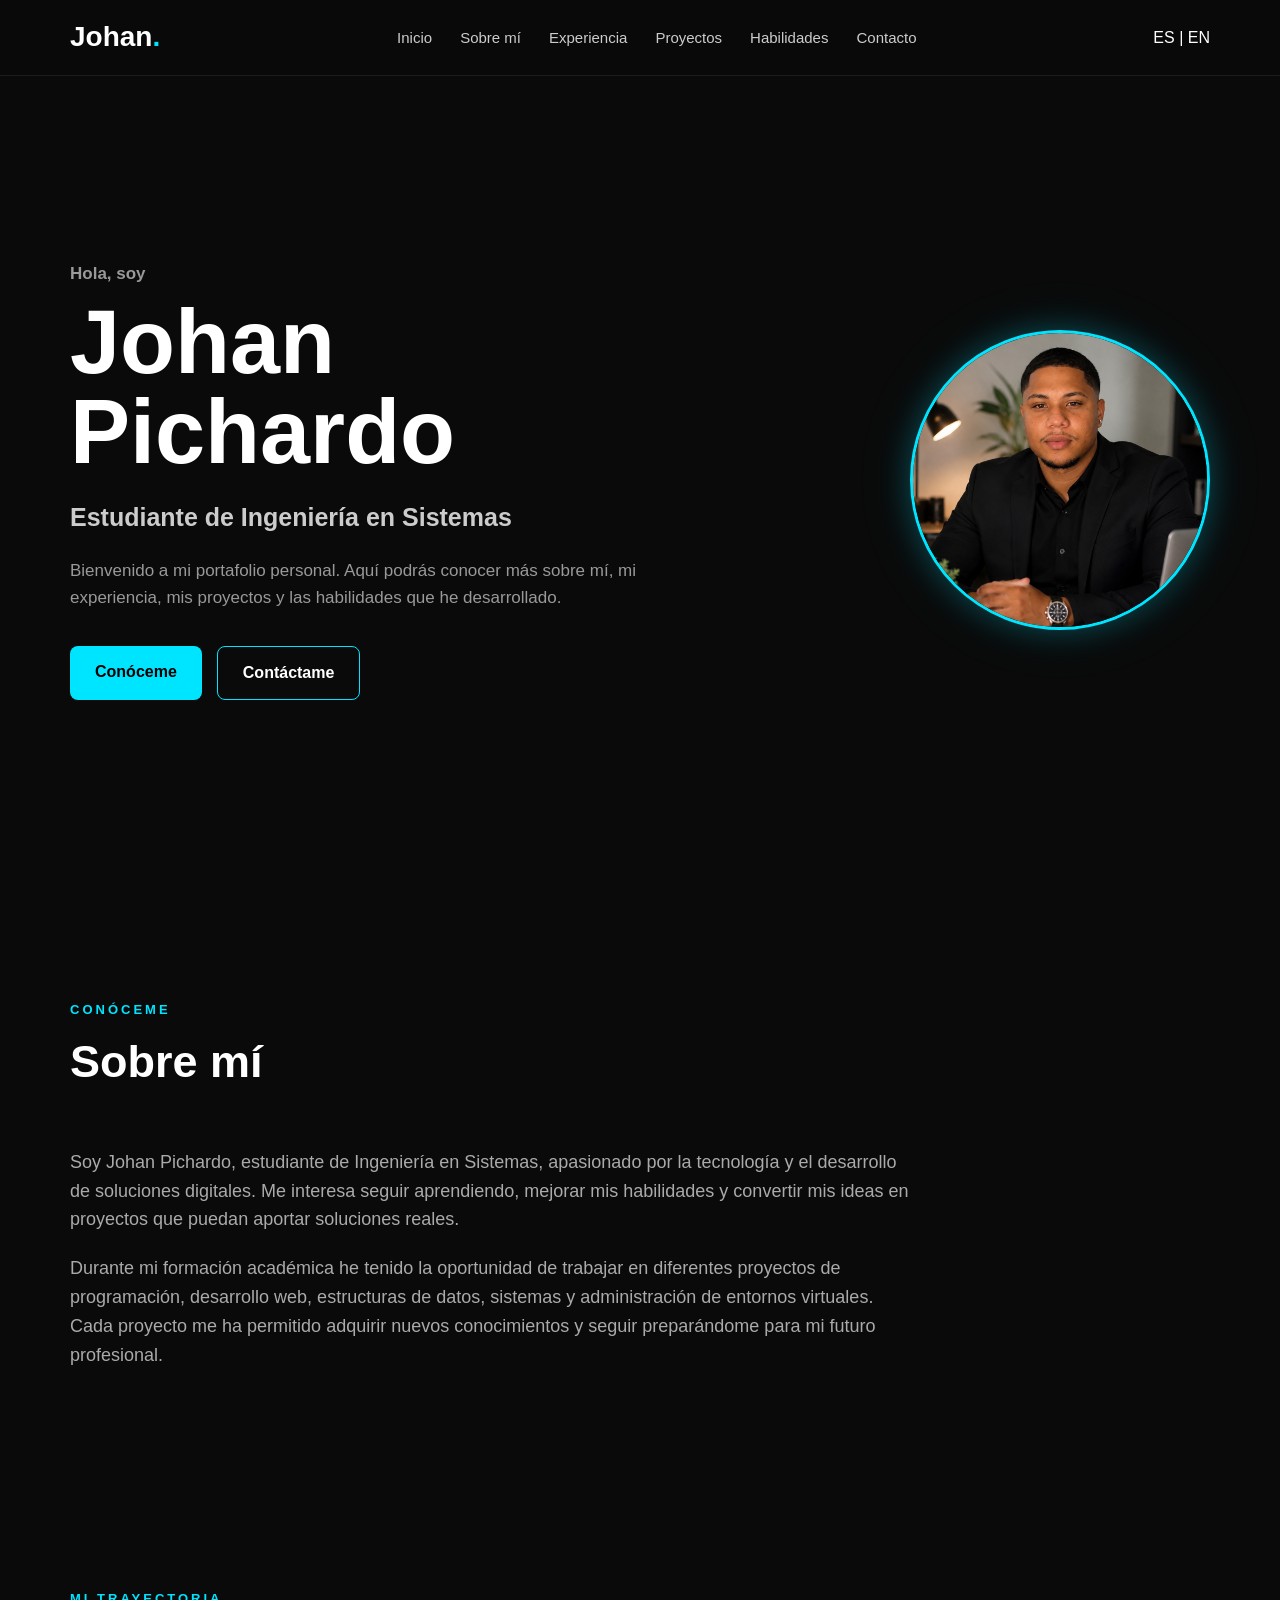
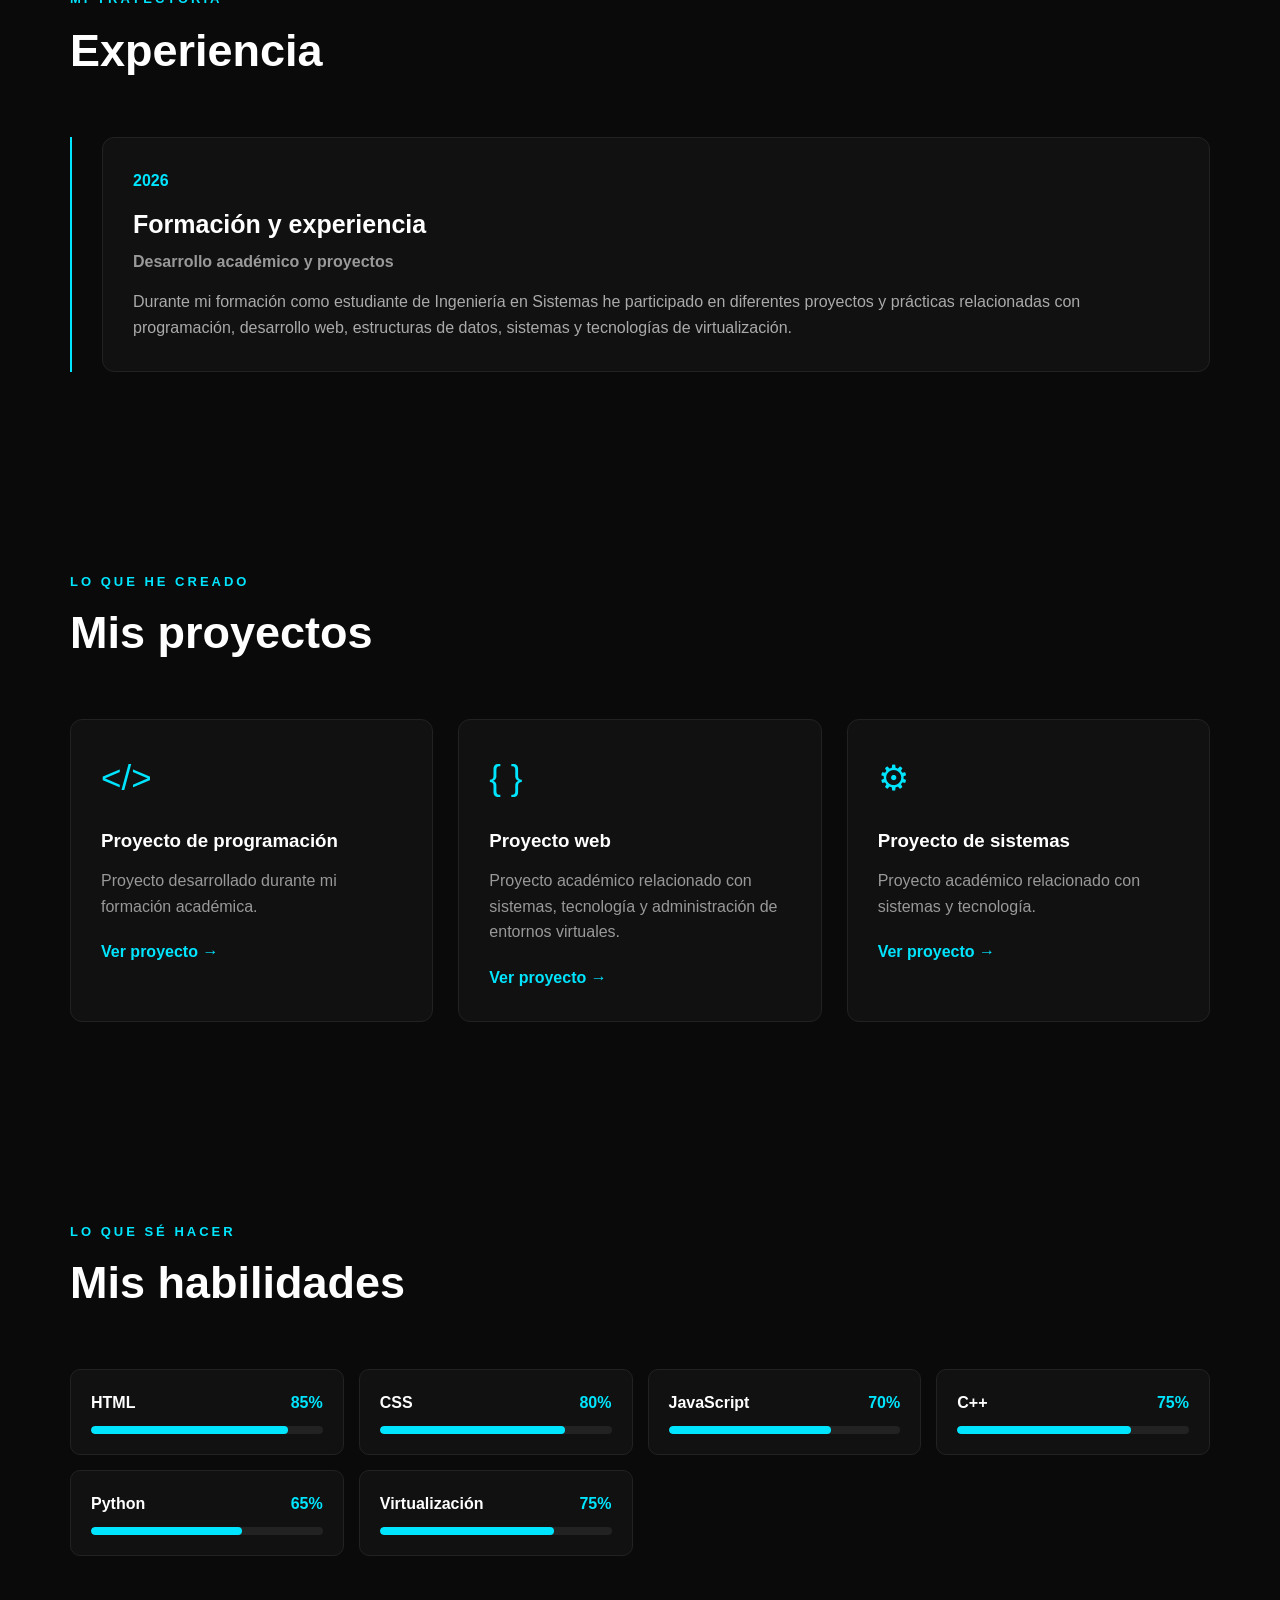
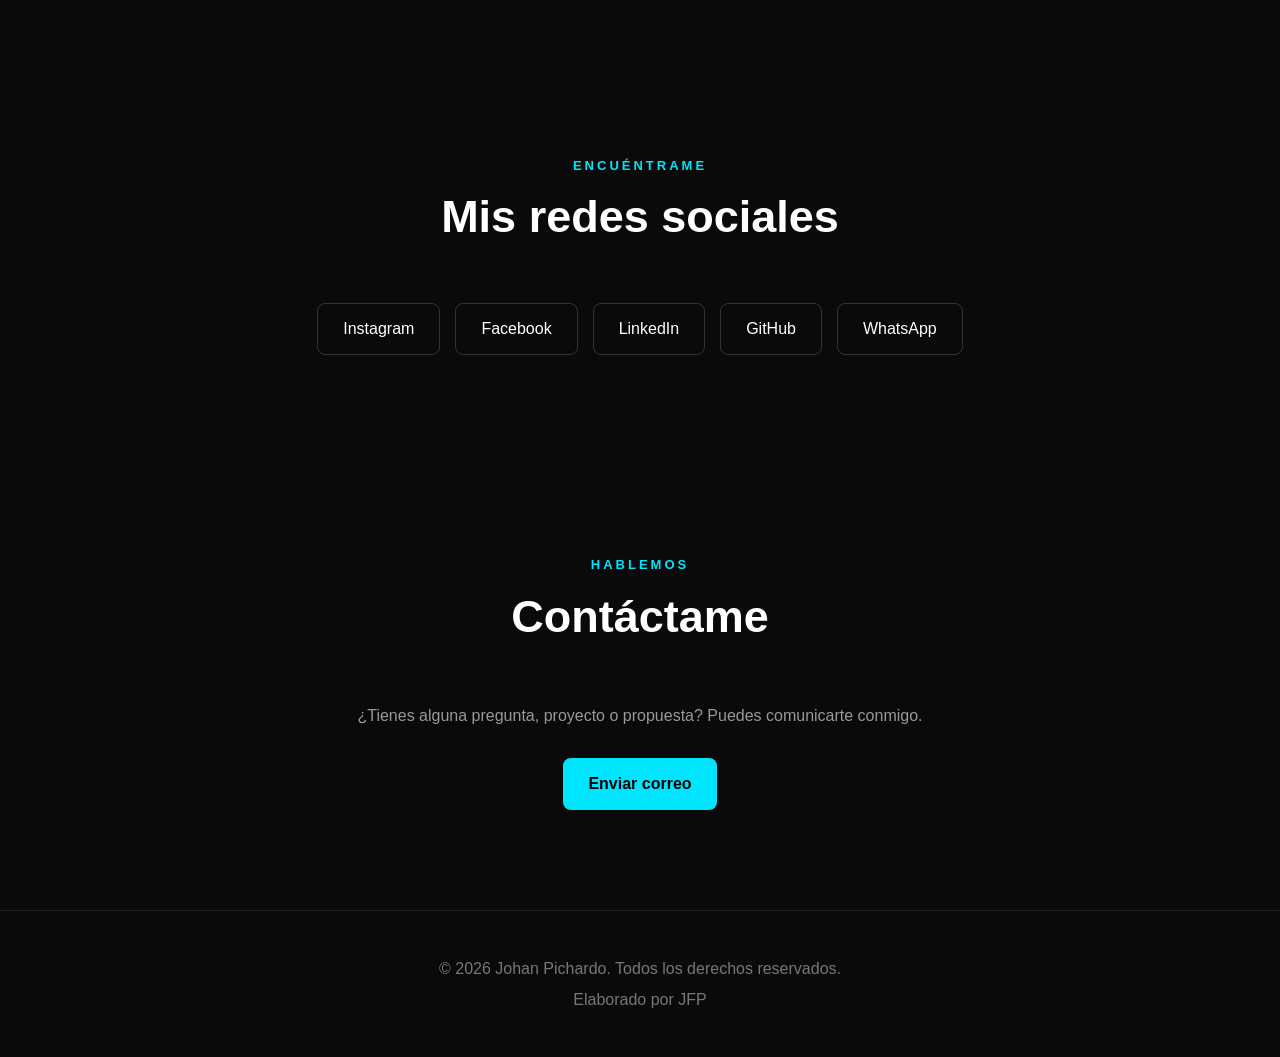
<file: index.html>
<!DOCTYPE html>
<html lang="es">
<head>
    <meta charset="UTF-8">
    <meta name="viewport" content="width=device-width, initial-scale=1.0">

    <title>Johan Pichardo | Portafolio</title>

    <link rel="stylesheet" href="style.css">
</head>

<body>

    <!-- BARRA DE NAVEGACIÓN -->
    <header>
        <nav class="navbar">

            <div class="logo">
                Johan<span>.</span>
            </div>

            <ul class="nav-links">
                <li><a href="#inicio">Inicio</a></li>
                <li><a href="#sobre-mi">Sobre mí</a></li>
                <li><a href="#experiencia">Experiencia</a></li>
                <li><a href="#proyectos">Proyectos</a></li>
                <li><a href="#habilidades">Habilidades</a></li>
                <li><a href="#contacto">Contacto</a></li>
            </ul>
            <div class="menu-toggle" id="menu-toggle">
    ☰
</div>
            <div class="language-toggle" id="language-toggle">
    ES | EN
</div>
        </nav>
    </header>


    <!-- INICIO -->
    <section id="inicio" class="hero">

        <div class="hero-content">

            <p class="saludo">Hola, soy</p>

            <h1>Johan Pichardo</h1>

            <h2>Estudiante de Ingeniería en Sistemas</h2>

            <p>
                Bienvenido a mi portafolio personal.
                Aquí podrás conocer más sobre mí,
                mi experiencia, mis proyectos y las
                habilidades que he desarrollado.
            </p>

            <div class="hero-buttons">
                <a href="#sobre-mi" class="btn">Conóceme</a>
                <a href="#contacto" class="btn btn-outline">Contáctame</a>
            </div>

        </div>

        <div class="hero-image">
    <img src="foto-perfil.jpg" alt="Foto de Johan Pichardo">
</div>
        </div>

    </section>


    <!-- SOBRE MÍ -->
    <section id="sobre-mi" class="section">

        <div class="section-title">
            <p>CONÓCEME</p>
            <h2>Sobre mí</h2>
        </div>

        <div class="about-content">

            <div>
<div>
    <p>
        Soy Johan Pichardo, estudiante de Ingeniería en Sistemas, apasionado por la tecnología y el desarrollo de soluciones digitales.
        Me interesa seguir aprendiendo, mejorar mis habilidades y convertir mis ideas en proyectos que puedan aportar soluciones reales.
    </p>

    <p>
        Durante mi formación académica he tenido la oportunidad de trabajar en diferentes proyectos de programación,
        desarrollo web, estructuras de datos, sistemas y administración de entornos virtuales.
        Cada proyecto me ha permitido adquirir nuevos conocimientos y seguir preparándome para mi futuro profesional.
    </p>
</div>
            </div>

        </div>

    </section>


    <!-- EXPERIENCIA -->
    <section id="experiencia" class="section">

        <div class="section-title">
            <p>MI TRAYECTORIA</p>
            <h2>Experiencia</h2>
        </div>
<div class="experience-container">

    <div class="experience-card">

        <span class="date">2026</span>

        <h3>Formación y experiencia</h3>

        <h4>Desarrollo académico y proyectos</h4>

        <p>
            Durante mi formación como estudiante de Ingeniería en Sistemas
            he participado en diferentes proyectos y prácticas relacionadas
            con programación, desarrollo web, estructuras de datos,
            sistemas y tecnologías de virtualización.
        </p>

    </div>

</div>
    </section>


    <!-- PROYECTOS -->
    <section id="proyectos" class="section">

        <div class="section-title">
            <p>LO QUE HE CREADO</p>
            <h2>Mis proyectos</h2>
        </div>

        <div class="projects-container">

            <div class="project-card">

                <div class="project-icon">
                    &lt;/&gt;
                </div>

                <h3>Proyecto de programación</h3>

                <p>
                    Proyecto desarrollado durante mi formación
                    académica.
                </p>

                <a href="https://github.com/johan347/proyecto-programacion" class="project-link" target="_blank">
    Ver proyecto →
</a>

            </div>


            <div class="project-card">

                <div class="project-icon">
                    { }
                </div>

                <h3>Proyecto web</h3>

                <p>
                    Proyecto académico relacionado con sistemas,
        tecnología y administración de entornos virtuales.
                </p>

                <a href="proyecto-web/index.html" class="project-link">
    Ver proyecto →
</a>
                    

            </div>


            <div class="project-card">

                <div class="project-icon">
                    ⚙
                </div>

                <h3>Proyecto de sistemas</h3>

                <p>
                    Proyecto académico relacionado con
                    sistemas y tecnología.
                </p>

                <a href="proyecto-sistemas/index.html" class="project-link">
    Ver proyecto →
</a>
                 

            </div>

        </div>

    </section>


    <!-- HABILIDADES -->
    <section id="habilidades" class="section">

        <div class="section-title">
            <p>LO QUE SÉ HACER</p>
            <h2>Mis habilidades</h2>
        </div>
<div class="skills-container">

    <div class="skill">
        <div class="skill-info">
            <span>HTML</span>
            <span>85%</span>
        </div>
        <div class="skill-bar">
            <div class="skill-progress" style="width: 85%;"></div>
        </div>
    </div>

    <div class="skill">
        <div class="skill-info">
            <span>CSS</span>
            <span>80%</span>
        </div>
        <div class="skill-bar">
            <div class="skill-progress" style="width: 80%;"></div>
        </div>
    </div>

    <div class="skill">
        <div class="skill-info">
            <span>JavaScript</span>
            <span>70%</span>
        </div>
        <div class="skill-bar">
            <div class="skill-progress" style="width: 70%;"></div>
        </div>
    </div>

    <div class="skill">
        <div class="skill-info">
            <span>C++</span>
            <span>75%</span>
        </div>
        <div class="skill-bar">
            <div class="skill-progress" style="width: 75%;"></div>
        </div>
    </div>

    <div class="skill">
        <div class="skill-info">
            <span>Python</span>
            <span>65%</span>
        </div>
        <div class="skill-bar">
            <div class="skill-progress" style="width: 65%;"></div>
        </div>
    </div>

    <div class="skill">
        <div class="skill-info">
            <span>Virtualización</span>
            <span>75%</span>
        </div>
        <div class="skill-bar">
            <div class="skill-progress" style="width: 75%;"></div>
        </div>
    </div>

</div>

    

    </section>


    <!-- REDES SOCIALES -->
    <section class="social-section">

        <div class="section-title">
            <p>ENCUÉNTRAME</p>
            <h2>Mis redes sociales</h2>
        </div>

        <div class="social-links">

            <a href="https://www.instagram.com/sr_johan_____?igsh=eDAxaGhienU2cGYz&utm_source=qr" target="_blank">Instagram</a>


            <a href="https://www.facebook.com/share/14jbZha3jWL/?mibextid=wwXIfr" target="_blank">Facebook</a>

            <a href="https://www.linkedin.com/in/johan-pichardo-3140b9407" target="_blank">LinkedIn</a>

            <a href="https://github.com/johan347" target="_blank">GitHub</a>

            <a href="https://wa.me/18092306467?text=Hola%20Johan%2C%20vi%20tu%20portafolio%20y%20me%20gustar%C3%ADa%20comunicarme%20contigo." target="_blank">WhatsApp</a>

        </div>

    </section>


    <!-- CONTACTO -->
    <section id="contacto" class="section contact">

        <div class="section-title">
            <p>HABLEMOS</p>
            <h2>Contáctame</h2>
        </div>

        <p>
            ¿Tienes alguna pregunta, proyecto o propuesta?
            Puedes comunicarte conmigo.
        </p>

        <a href="mailto:Johanpichardo256@gmail.com" class="btn">Enviar correo</a>

    </section>


    <!-- FOOTER -->
    <footer>

        <p>
            © 2026 Johan Pichardo. Todos los derechos reservados.
        </p>

        <p>
            Elaborado por JFP
        </p>

    </footer>


    <script src="script.js"></script>

</body>
</html>
</file>
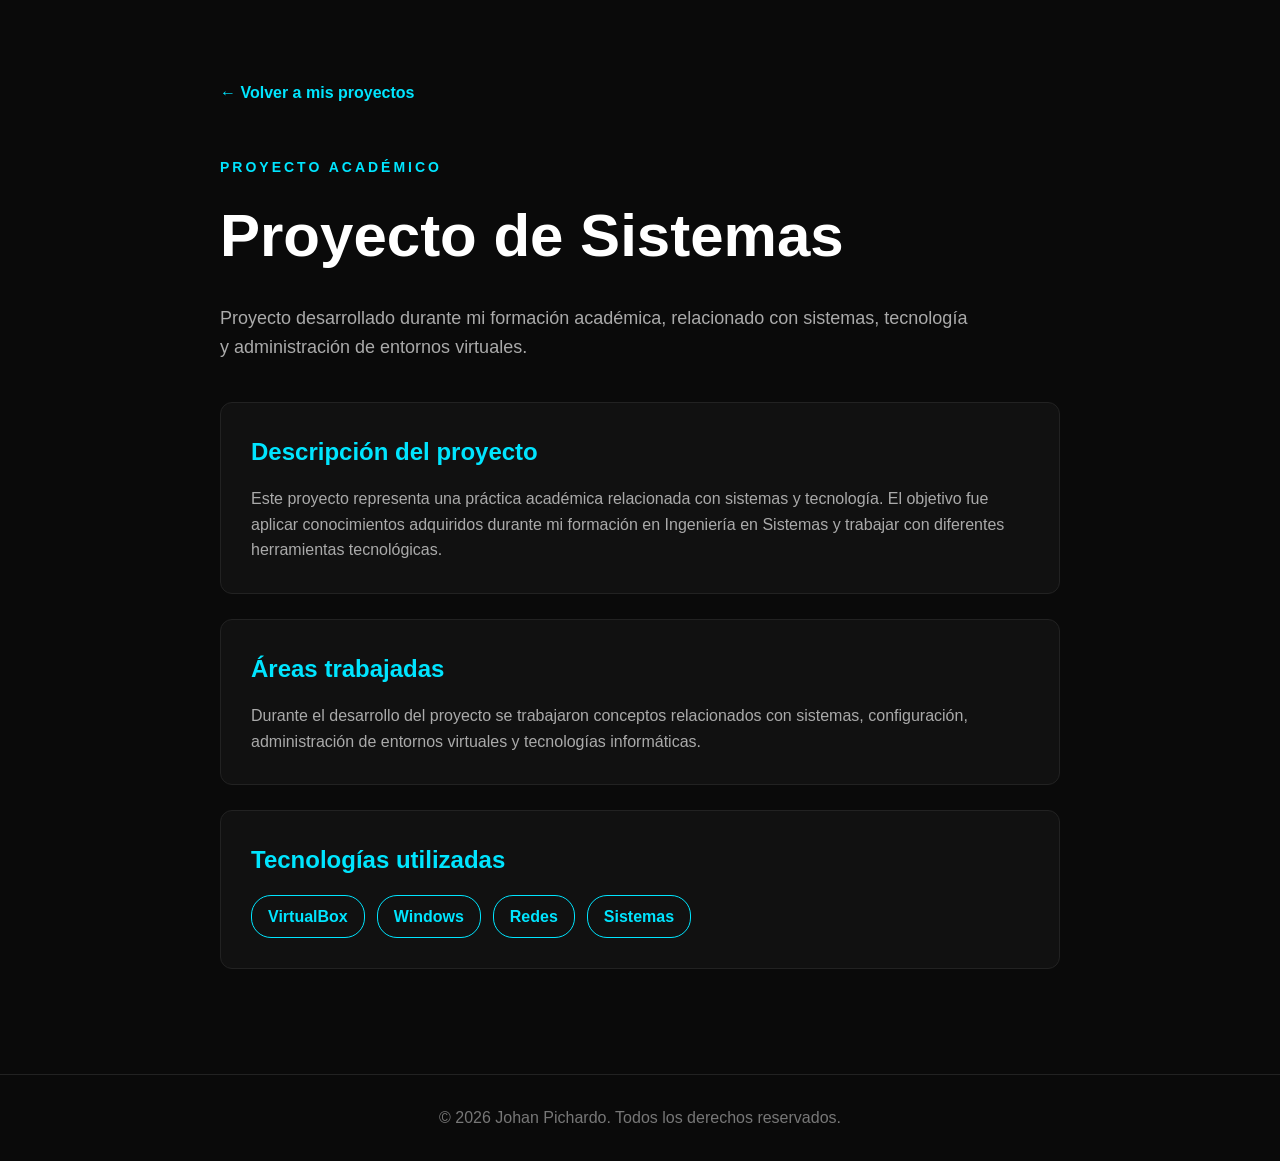
<file: proyecto-sistemas/index.html>
<!DOCTYPE html>
<html lang="es">
<head>
    <meta charset="UTF-8">
    <meta name="viewport" content="width=device-width, initial-scale=1.0">

    <title>Proyecto de Sistemas | Johan Pichardo</title>

    <style>
        * {
            margin: 0;
            padding: 0;
            box-sizing: border-box;
        }

        html {
            scroll-behavior: smooth;
        }

        body {
            font-family: Arial, Helvetica, sans-serif;
            background: #0a0a0a;
            color: white;
            line-height: 1.6;
        }

        .container {
            max-width: 900px;
            margin: auto;
            padding: 80px 30px;
        }

        .back {
            display: inline-block;
            color: #00e5ff;
            text-decoration: none;
            font-weight: bold;
            margin-bottom: 50px;
        }

        .back:hover {
            text-decoration: underline;
        }

        .title {
            color: #00e5ff;
            font-size: 14px;
            font-weight: bold;
            letter-spacing: 3px;
            margin-bottom: 10px;
        }

        h1 {
            font-size: 60px;
            margin-bottom: 20px;
        }

        .description {
            color: #aaa;
            font-size: 18px;
            max-width: 750px;
            margin-bottom: 40px;
        }

        .card {
            background: #111;
            border: 1px solid #222;
            border-radius: 12px;
            padding: 30px;
            margin-bottom: 25px;
        }

        .card h2 {
            color: #00e5ff;
            margin-bottom: 15px;
        }

        .card p {
            color: #aaa;
        }

        .technologies {
            display: flex;
            flex-wrap: wrap;
            gap: 12px;
        }

        .technology {
            border: 1px solid #00e5ff;
            color: #00e5ff;
            padding: 8px 16px;
            border-radius: 20px;
            font-weight: bold;
        }

        footer {
            text-align: center;
            padding: 30px;
            border-top: 1px solid #222;
            color: #777;
        }

        @media (max-width: 600px) {
            h1 {
                font-size: 40px;
            }

            .container {
                padding: 60px 20px;
            }
        }
    </style>
</head>

<body>

    <div class="container">

     <a href="/Mi-portafolio/#proyectos" class="back">
            ← Volver a mis proyectos
        </a>

        <p class="title">PROYECTO ACADÉMICO</p>

        <h1>Proyecto de Sistemas</h1>

        <p class="description">
            Proyecto desarrollado durante mi formación académica,
            relacionado con sistemas, tecnología y administración
            de entornos virtuales.
        </p>

        <div class="card">

            <h2>Descripción del proyecto</h2>

            <p>
                Este proyecto representa una práctica académica
                relacionada con sistemas y tecnología. El objetivo
                fue aplicar conocimientos adquiridos durante mi
                formación en Ingeniería en Sistemas y trabajar
                con diferentes herramientas tecnológicas.
            </p>

        </div>

        <div class="card">

            <h2>Áreas trabajadas</h2>

            <p>
                Durante el desarrollo del proyecto se trabajaron
                conceptos relacionados con sistemas, configuración,
                administración de entornos virtuales y tecnologías
                informáticas.
            </p>

        </div>

        <div class="card">

            <h2>Tecnologías utilizadas</h2>

            <div class="technologies">
                <span class="technology">VirtualBox</span>
                <span class="technology">Windows</span>
                <span class="technology">Redes</span>
                <span class="technology">Sistemas</span>
            </div>

        </div>

    </div>

    <footer>
        <p>© 2026 Johan Pichardo. Todos los derechos reservados.</p>
    </footer>

</body>
</html>
</file>
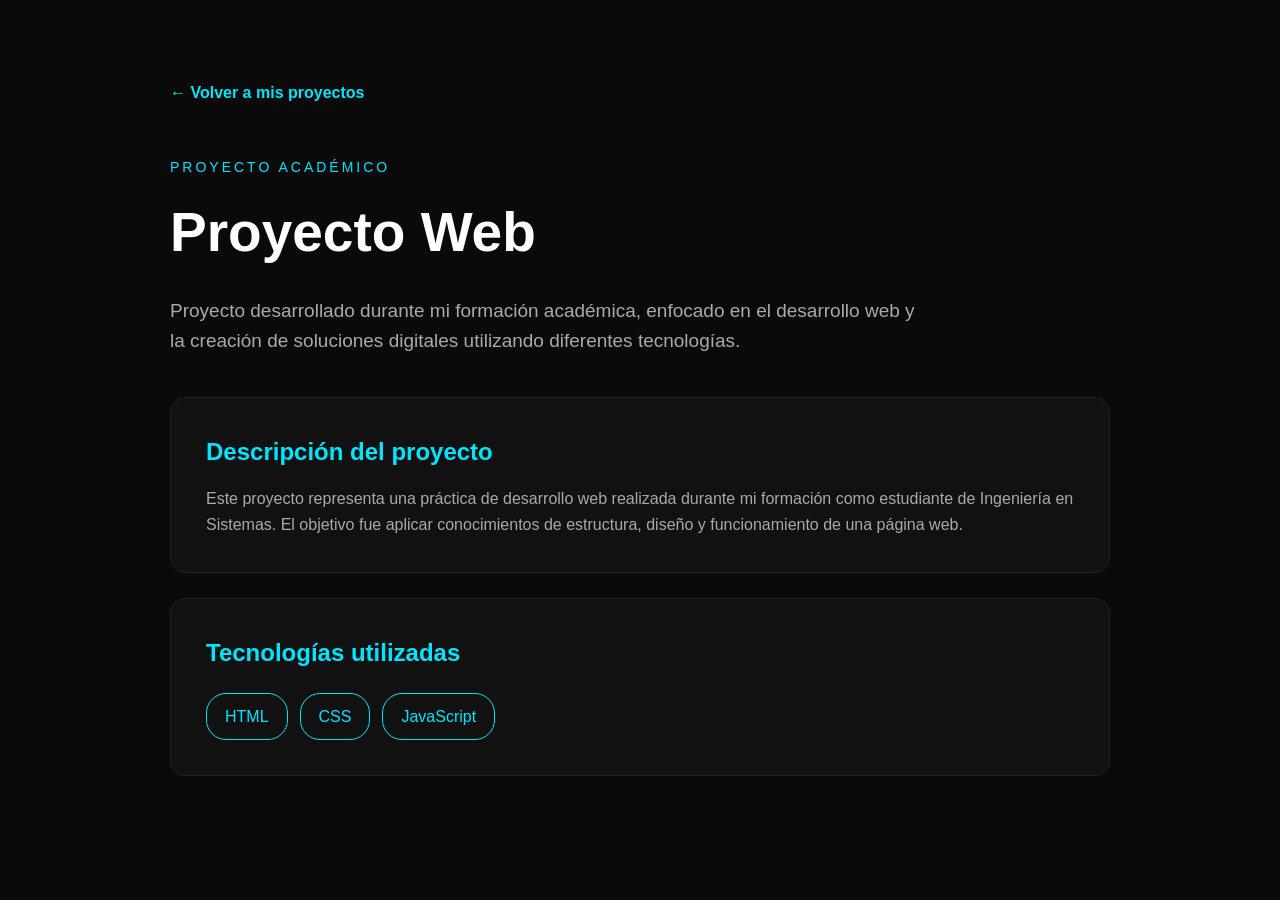
<file: proyecto-web/index.html>
<!DOCTYPE html>
<html lang="es">
<head>
    <meta charset="UTF-8">
    <meta name="viewport" content="width=device-width, initial-scale=1.0">

    <title>Proyecto Web | Johan Pichardo</title>

    <style>
        * {
            margin: 0;
            padding: 0;
            box-sizing: border-box;
        }

        body {
            font-family: Arial, Helvetica, sans-serif;
            background: #0a0a0a;
            color: white;
            line-height: 1.6;
        }

        .container {
            max-width: 1000px;
            margin: auto;
            padding: 80px 30px;
        }

        .back {
            display: inline-block;
            margin-bottom: 50px;
            color: #00e5ff;
            text-decoration: none;
            font-weight: bold;
        }

        .title {
            color: #00e5ff;
            font-size: 14px;
            letter-spacing: 3px;
            margin-bottom: 10px;
        }

        h1 {
            font-size: 55px;
            margin-bottom: 20px;
        }

        .description {
            color: #aaa;
            font-size: 19px;
            max-width: 750px;
            margin-bottom: 40px;
        }

        .card {
            background: #111;
            border: 1px solid #222;
            border-radius: 15px;
            padding: 35px;
            margin-bottom: 25px;
        }

        .card h2 {
            color: #00e5ff;
            margin-bottom: 15px;
        }

        .card p {
            color: #aaa;
        }

        .technologies {
            display: flex;
            flex-wrap: wrap;
            gap: 12px;
            margin-top: 20px;
        }

        .technology {
            padding: 10px 18px;
            border: 1px solid #00e5ff;
            border-radius: 20px;
            color: #00e5ff;
        }

        @media (max-width: 600px) {
            h1 {
                font-size: 40px;
            }

            .container {
                padding: 50px 20px;
            }
        }
    </style>
</head>

<body>

    <div class="container">

     <a href="/Mi-portafolio/#proyectos" class="back">
            ← Volver a mis proyectos
        </a>

        <p class="title">PROYECTO ACADÉMICO</p>

        <h1>Proyecto Web</h1>

        <p class="description">
            Proyecto desarrollado durante mi formación académica,
            enfocado en el desarrollo web y la creación de soluciones
            digitales utilizando diferentes tecnologías.
        </p>

        <div class="card">

            <h2>Descripción del proyecto</h2>

            <p>
                Este proyecto representa una práctica de desarrollo web
                realizada durante mi formación como estudiante de
                Ingeniería en Sistemas. El objetivo fue aplicar conocimientos
                de estructura, diseño y funcionamiento de una página web.
            </p>

        </div>

        <div class="card">

            <h2>Tecnologías utilizadas</h2>

            <div class="technologies">

                <span class="technology">HTML</span>
                <span class="technology">CSS</span>
                <span class="technology">JavaScript</span>

            </div>

        </div>

    </div>

</body>
</html>
</file>
<file: style.css>
/* ================================
   CONFIGURACIÓN GENERAL
================================ */

* {
    margin: 0;
    padding: 0;
    box-sizing: border-box;
    scroll-behavior: smooth;
}

body {
    font-family: Arial, Helvetica, sans-serif;
    background: #0a0a0a;
    color: #ffffff;
    line-height: 1.6;
}

a {
    text-decoration: none;
    color: inherit;
}

section {
    scroll-margin-top: 80px;
}


/* ================================
   NAVEGACIÓN
================================ */

header {
    position: fixed;
    top: 0;
    left: 0;
    width: 100%;
    z-index: 1000;
    background: rgba(10, 10, 10, 0.85);
    backdrop-filter: blur(10px);
    border-bottom: 1px solid rgba(255, 255, 255, 0.08);
}

.navbar {
    max-width: 1200px;
    margin: auto;
    height: 75px;
    padding: 0 30px;

    display: flex;
    justify-content: space-between;
    align-items: center;
}

.logo {
    font-size: 28px;
    font-weight: bold;
}

.logo span {
    color: #00e5ff;
}

.nav-links {
    display: flex;
    list-style: none;
    gap: 28px;
}

.nav-links a {
    color: #cccccc;
    font-size: 15px;
    transition: 0.3s;
}

.nav-links a:hover {
    color: #00e5ff;
}


/* ================================
   INICIO
================================ */

.hero {
    min-height: 100vh;
    max-width: 1200px;
    margin: auto;
    padding: 120px 30px 60px;

    display: flex;
    align-items: center;
    justify-content: space-between;
    gap: 50px;
}

.hero-content {
    max-width: 650px;
}

.saludo {
    color: #00e5ff;
    font-size: 18px;
    font-weight: bold;
    margin-bottom: 10px;
}

.hero h1 {
    font-size: clamp(50px, 8vw, 90px);
    line-height: 1;
    margin-bottom: 20px;
}

.hero h2 {
    color: #cccccc;
    font-size: 25px;
    margin-bottom: 20px;
}

.hero p {
    color: #999999;
    font-size: 17px;
    max-width: 600px;
}

.hero-buttons {
    display: flex;
    gap: 15px;
    margin-top: 35px;
}

.btn {
    display: inline-block;
    padding: 13px 25px;
    background: #00e5ff;
    color: #000000;
    border-radius: 8px;
    font-weight: bold;
    transition: 0.3s;
}

.btn:hover {
    transform: translateY(-3px);
    box-shadow: 0 10px 30px rgba(0, 229, 255, 0.25);
}

.btn-outline {
    background: transparent;
    color: #ffffff;
    border: 1px solid #00e5ff;
}


/* ================================
   FOTO / PERFIL
================================ */

.hero-image {
    display: flex;
    justify-content: center;
    align-items: center;
    }
    .hero-image img {
    width: 300px;
    height: 300px;
    object-fit: cover;

    border-radius: 50%;

    border: 3px solid #00e5ff;

    box-shadow:
        0 0 30px rgba(0, 229, 255, 0.25),
        0 0 60px rgba(0, 229, 255, 0.10);

    transition: 0.4s ease;
}

.hero-image img:hover {
    transform: scale(1.05);
    box-shadow:
        0 0 40px rgba(0, 229, 255, 0.35),
        0 0 80px rgba(0, 229, 255, 0.15);
}


.profile-circle {
    width: 300px;
    height: 300px;

    display: flex;
    justify-content: center;
    align-items: center;

    border-radius: 50%;
    border: 2px solid #00e5ff;

    font-size: 80px;
    font-weight: bold;

    color: #00e5ff;

    box-shadow:
        0 0 30px rgba(0, 229, 255, 0.15),
        inset 0 0 30px rgba(0, 229, 255, 0.08);
}


/* ================================
   SECCIONES
================================ */

.section {
    max-width: 1200px;
    margin: auto;
    padding: 100px 30px;
}

.section-title {
    margin-bottom: 50px;
}

.section-title p {
    color: #00e5ff;
    font-size: 13px;
    font-weight: bold;
    letter-spacing: 3px;
}

.section-title h2 {
    font-size: 45px;
    margin-top: 5px;
}


/* ================================
   SOBRE MÍ
================================ */

.about-content {
    max-width: 850px;
}

.about-content p {
    color: #aaaaaa;
    font-size: 18px;
    margin-bottom: 20px;
}


/* ================================
   EXPERIENCIA
================================ */

.experience-container {
    border-left: 2px solid #00e5ff;
    padding-left: 30px;
}

.experience-card {
    background: #111111;
    border: 1px solid #222222;
    padding: 30px;
    border-radius: 12px;
}

.date {
    color: #00e5ff;
    font-weight: bold;
}

.experience-card h3 {
    font-size: 25px;
    margin: 10px 0 5px;
}

.experience-card h4 {
    color: #999999;
    margin-bottom: 15px;
}

.experience-card p {
    color: #aaaaaa;
}


/* ================================
   PROYECTOS
================================ */

.projects-container {
    display: grid;
    grid-template-columns: repeat(3, 1fr);
    gap: 25px;
}

.project-card {
    background: #111111;
    border: 1px solid #222222;
    padding: 30px;
    border-radius: 12px;
    transition: 0.3s;
}

.project-card:hover {
    transform: translateY(-8px);
    border-color: #00e5ff;
}

.project-icon {
    font-size: 35px;
    color: #00e5ff;
    margin-bottom: 20px;
}

.project-card h3 {
    margin-bottom: 12px;
}

.project-card p {
    color: #999999;
    margin-bottom: 20px;
}

.project-link {
    color: #00e5ff;
    font-weight: bold;
}


/* ================================
   HABILIDADES
================================ */

.skills-container {
    display: grid;
    grid-template-columns: repeat(4, 1fr);
    gap: 15px;
}

.skill {
    padding: 20px;
    text-align: center;

    background: #111111;
    border: 1px solid #222222;
    border-radius: 10px;

    transition: 0.3s;
}

.skill:hover {
    border-color: #00e5ff;
    transform: translateY(-4px);
}

.skill span {
    font-weight: bold;
}


/* ================================
   REDES SOCIALES
================================ */

.social-section {
    max-width: 1200px;
    margin: auto;
    padding: 100px 30px;
    text-align: center;
}

.social-links {
    display: flex;
    justify-content: center;
    flex-wrap: wrap;
    gap: 15px;
}

.social-links a {
    padding: 12px 25px;
    border: 1px solid #333333;
    border-radius: 8px;
    transition: 0.3s;
}

.social-links a:hover {
    border-color: #00e5ff;
    color: #00e5ff;
}


/* ================================
   CONTACTO
================================ */

.contact {
    text-align: center;
}

.contact > p {
    color: #999999;
    margin-bottom: 30px;
}


/* ================================
   FOOTER
================================ */

footer {
    text-align: center;
    padding: 40px 20px;
    border-top: 1px solid #222222;
    color: #777777;
}

footer p {
    margin: 5px;
}


/* ================================
   CELULARES
================================ */

@media (max-width: 800px) {

    .nav-links {
        display: none;
    }

    .hero {
        flex-direction: column-reverse;
        text-align: center;
        padding-top: 130px;
    }

    .hero-content {
        display: flex;
        flex-direction: column;
        align-items: center;
    }

    .hero h1 {
        font-size: 55px;
    }

    .hero h2 {
        font-size: 20px;
    }

    .profile-circle {
        width: 220px;
        height: 220px;
        font-size: 60px;
    }

    .projects-container {
        grid-template-columns: 1fr;
    }

    .skills-container {
        grid-template-columns: repeat(2, 1fr);
    }

    .section-title h2 {
        font-size: 35px;
    }
}

/* ================================
   BARRAS DE HABILIDADES
================================ */

.skill {
    background: #111111;
    border: 1px solid #222222;
    border-radius: 10px;
    padding: 20px;
}

.skill-info {
    display: flex;
    justify-content: space-between;
    margin-bottom: 10px;
}

.skill-info span:last-child {
    color: #00e5ff;
    font-weight: bold;
}

.skill-bar {
    width: 100%;
    height: 8px;
    background: #222222;
    border-radius: 10px;
    overflow: hidden;
}

.skill-progress {
    height: 100%;
    background: #00e5ff;
    border-radius: 10px;
    transition: width 1s ease;
}
/* MENÚ PARA CELULAR */

.menu-toggle {
    display: none;
    font-size: 30px;
    color: #00e5ff;
    cursor: pointer;
}

@media (max-width: 800px) {

    .menu-toggle {
        display: block;
    }

    .nav-links {
        display: none;
        position: absolute;
        top: 75px;
        right: 20px;
        width: 220px;
        padding: 20px;
        background: #111111;
        border: 1px solid #222222;
        border-radius: 10px;
        flex-direction: column;
        gap: 15px;
    }

    .nav-links.active {
        display: flex;
    }
}
</file>
